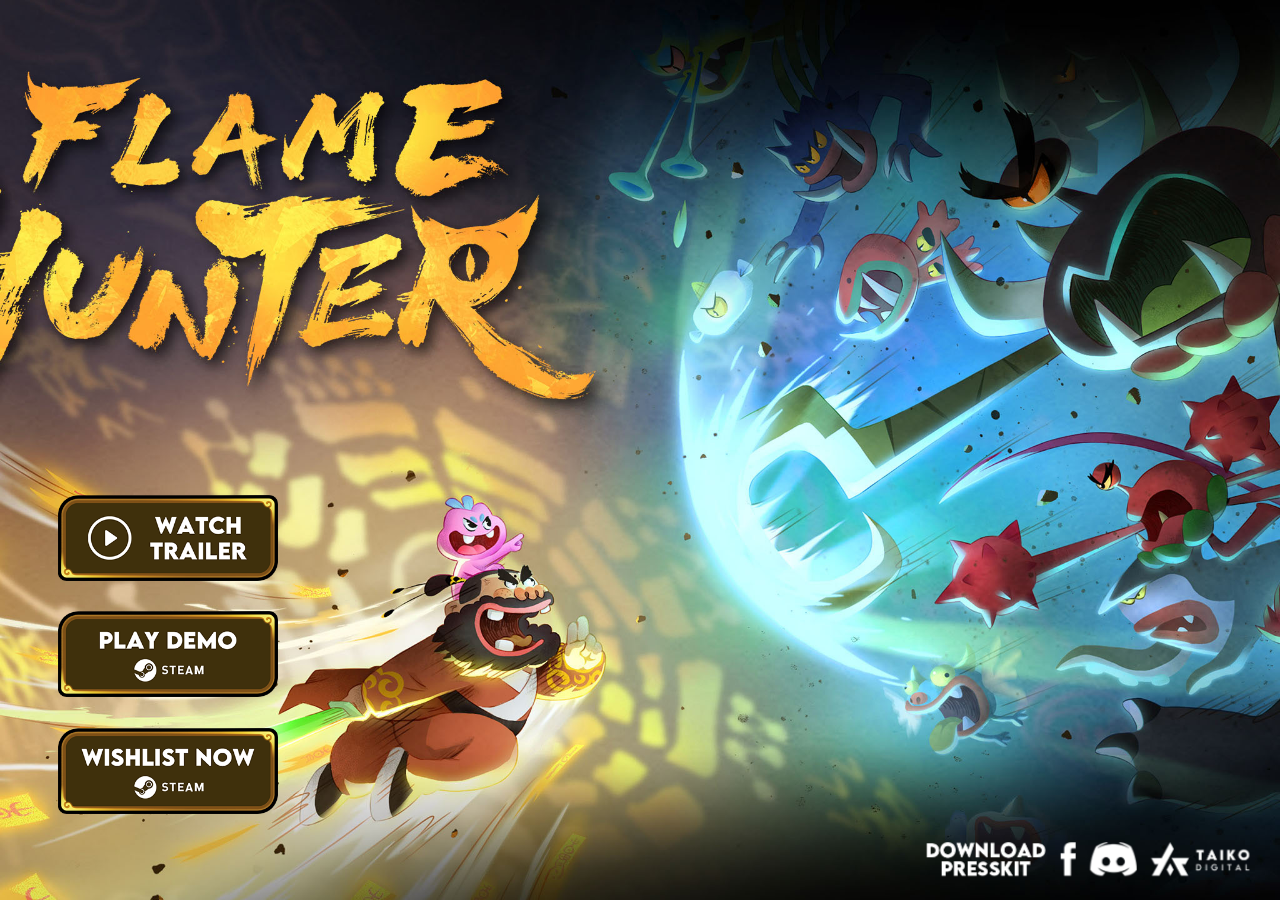
<file: index.html>
<!doctype html>
<html lang="en" data-lang="en" data-build="20260827-1443">
  <head>
    <meta charset="UTF-8" />
    <meta name="viewport" content="width=device-width, initial-scale=1.0" />
    <meta
      name="description"
      content="Flame Hunter Zhong Kui official teaser page."
    />
    <meta name="build-version" content="20260827-1443" />
    <link
      rel="icon"
      type="image/png"
      sizes="256x256"
      href="./assets/ZK_icon_256.png?v=20260827-1443"
    />
    <title>Flame Hunter Zhong Kui</title>
    <link
      rel="preload"
      href="./assets/background.jpg?v=20260827-1443"
      as="image"
    />
    <link
      rel="preload"
      href="./assets/watchTrailer_button.png?v=20260827-1443"
      as="image"
    />
    <link
      rel="preload"
      href="./assets/playDemo_button.png?v=20260827-1443"
      as="image"
    />
    <link
      rel="preload"
      href="./assets/wishlistNow_button.png?v=20260827-1443"
      as="image"
    />
    <link
      rel="preload"
      href="./assets/downloadPresskit_button.png?v=20260827-1443"
      as="image"
    />
    <link
      rel="preload"
      href="./assets/facebook_button.png?v=20260827-1443"
      as="image"
    />
    <link
      rel="preload"
      href="./assets/discord_button.png?v=20260827-1443"
      as="image"
    />
    <link
      rel="preload"
      href="./assets/taiko_digital_logo.png?v=20260827-1443"
      as="image"
    />
    <link rel="stylesheet" href="./styles.css?v=20260827-1443" />
  </head>
  <body>
    <main class="site-shell" aria-label="Flame Hunter Zhong Kui official website">
      <img
        class="scene-layer"
        src="./assets/background.jpg?v=20260827-1443"
        alt=""
        data-scene-measure
        data-required-asset
      />
      <div class="action-buttons" aria-label="Flame Hunter Zhong Kui action buttons">
        <a
          class="action-button watchTrailer-button"
          href="https://store.steampowered.com/app/4693180/Flame_Hunter_Zhong_Kui_Demo/"
          target="_blank"
          rel="noopener noreferrer"
          aria-label="Watch Flame Hunter Zhong Kui trailer"
        >
          <img
            class="watchTrailer-bg"
            src="./assets/watchTrailer_button.png?v=20260827-1443"
            alt=""
            data-required-asset
          />
        </a>
        <a
          class="action-button playDemo-button"
          href="https://store.steampowered.com/app/4693180/?utm_source=playflamehunter.com&utm_medium=organic&utm_campaign=homepage&utm_content=demo_btn"
          target="_blank"
          rel="noopener noreferrer"
          aria-label="Play Flame Hunter Zhong Kui Demo"
        >
          <img
            class="playDemo-bg"
            src="./assets/playDemo_button.png?v=20260827-1443"
            alt=""
            data-required-asset
          />
        </a>
        <a
          class="action-button wishlistNow-button"
          href="https://store.steampowered.com/app/4550140/?utm_source=playflamehunter.com&utm_medium=organic&utm_campaign=homepage&utm_content=wishlist_btn"
          target="_blank"
          rel="noopener noreferrer"
          aria-label="Add Flame Hunter Zhong Kui to your wishlist"
        >
          <img
            class="wishlistNow-bg"
            src="./assets/wishlistNow_button.png?v=20260827-1443"
            alt=""
            data-required-asset
          />
        </a>
      </div>
      <div class="social-buttons" aria-label="Flame Hunter Zhong Kui Official links">
        <a
          class="social-button downloadPresskit-button"
          href="https://drive.google.com/drive/folders/1JdQYZzprthYl7YASOOkZ1-CvYecEozey?usp=sharing"
          target="_blank"
          rel="noopener noreferrer"
          aria-label="Download Flame Hunter Zhong Kui Presskit"
        >
          <img
            class="downloadPresskit-bg"
            src="./assets/downloadPresskit_button.png?v=20260827-1443"
            alt=""
            data-required-asset
          />
        </a>
        <a
          class="social-button facebook-button"
          href="https://www.facebook.com/people/Flame-Hunter/61592782141359/"
          target="_blank"
          rel="noopener noreferrer"
          aria-label="Flame Hunter Zhong Kui Official Facebook"
        >
          <img
            class="facebook-bg"
            src="./assets/facebook_button.png?v=20260827-1443"
            alt=""
            data-required-asset
          />
        </a>
        <a
          class="social-button discord-button"
          href="https://discord.gg/t8EFMxpQ7"
          target="_blank"
          rel="noopener noreferrer"
          aria-label="Flame Hunter Zhong Kui Official Discord"
        >
          <img
            class="discord-bg"
            src="./assets/discord_button.png?v=20260827-1443"
            alt=""
            data-required-asset
          />
        </a>
        <a
          class="social-button taiko-button"
          href="mailto:media@taikodigital.com"
          target="_blank"
          rel="noopener noreferrer"
          aria-label="Email Taiko Digital"
        >
          <img
            class="discord-bg"
            src="./assets/taiko_digital_logo.png?v=20260827-1443"
            alt=""
            data-required-asset
          />
        </a>
      </div>

      <dialog class="trailer-dialog" aria-labelledby="trailer-dialog-title">
        <div class="trailer-dialog-content">
          <h2 id="trailer-dialog-title" class="visually-hidden">Watch trailer</h2>
          <button class="trailer-dialog-close" type="button" aria-label="Close trailer">
            <span aria-hidden="true">&times;</span>
          </button>
          <video class="trailer-video" controls autoplay loop muted playsinline preload="auto">
            <source src="./videos/landing_page.mp4" type="video/mp4" />
            Your browser does not support the video tag.
          </video>
        </div>
      </dialog>

      <p class="asset-warning" role="status">
        Asset file loading failed.
      </p>
    </main>

    <script src="./script.js?v=20260827-1443"></script>
  </body>
</html>
</file>
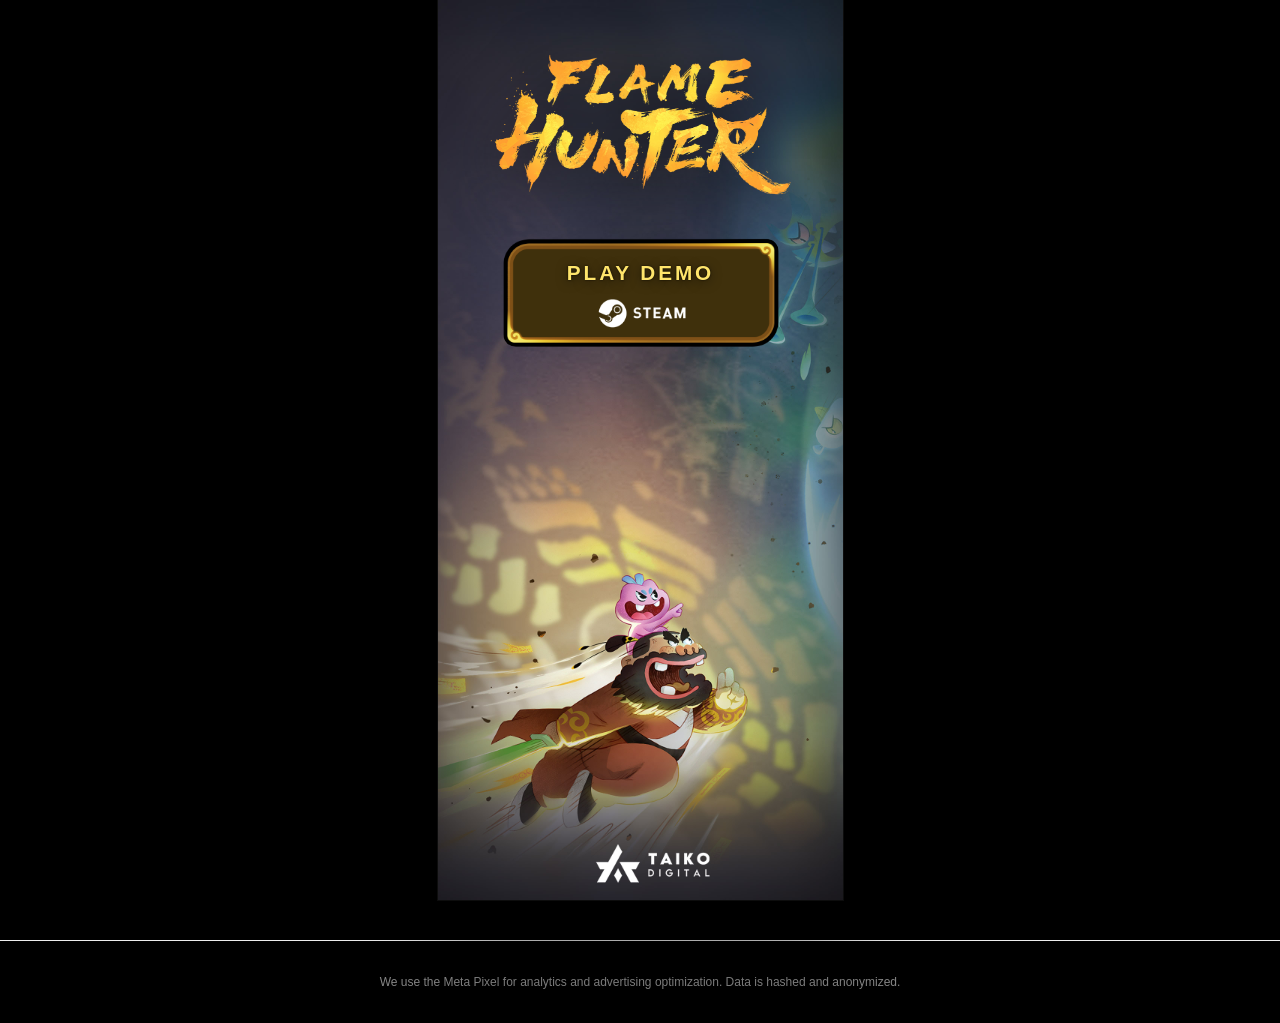
<file: demo/index.html>
<!doctype html>
<html lang="en" data-lang="en" data-build="20260902-1431">
  <head>
    <meta charset="UTF-8" />
    <meta name="viewport" content="width=device-width, initial-scale=1.0" />
    <meta
      name="description"
      content="Flame Hunter Zhong Kui official teaser page."
    />
    <meta name="build-version" content="20260902-1431" />
    <link
      rel="icon"
      type="image/png"
      sizes="256x256"
      href="../assets/ZK_icon_256.png?v=20260827-1443"
    />
    <title>Flame Hunter Zhong Kui</title>
    <link
      rel="preload"
      href="../assets/steam/weBg_mobile.jpg?v=20260902-1431"
      as="image"
    />
    <link
      rel="preload"
      href="../assets/steam/webGameTitle_mobile.png?v=20260902-1431"
      as="image"
    />
    <link
      rel="preload"
      href="../assets/steam/webButton_mobile.png?v=20260902-1431"
      as="image"
    />
    <link rel="stylesheet" href="./styles.css?v=20260902-1431" />

    <!-- 默认隐藏警告 -->
    <style>
      .asset-warning {
        display: none;
      }
    </style>

    <!-- Meta Pixel Code -->
    <script>
    !function(f,b,e,v,n,t,s)
    {if(f.fbq)return;n=f.fbq=function(){n.callMethod?
    n.callMethod.apply(n,arguments):n.queue.push(arguments)};
    if(!f._fbq)f._fbq=n;n.push=n;n.loaded=!0;n.version='2.0';
    n.queue=[];t=b.createElement(e);t.async=!0;
    t.src=v;s=b.getElementsByTagName(e)[0];
    s.parentNode.insertBefore(t,s)}(window, document,'script',
    'https://connect.facebook.net/en_US/fbevents.js');
    fbq('init', '2148431389441757');
    fbq('track', 'PageView');
    </script>
    <noscript><img height="1" width="1" style="display:none"
    src="https://www.facebook.com/tr?id=2148431389441757&ev=PageView&noscript=1"
    /></noscript>
    <!-- End Meta Pixel Code -->

    <!-- ===== 自动语言检测 + 加载 JSON 翻译 ===== -->
    <script>
      (function() {
        // 1. 获取浏览器语言列表（按优先级排序）
        const browserLanguages = navigator.languages || [navigator.language || 'en'];
        
        // 2. 定义精确匹配映射：浏览器语言代码 → 我们的语言文件夹名
        const exactMatchMap = {
          'zh-TW': 'zh-TW',
          'zh-HK': 'zh-HK',
          'zh-CN': 'zh-CN',
          'zh': 'zh-CN',           // 未指定地区的中文 → 简体
          'ko': 'ko',
          'ja': 'ja',
          'pl': 'pl',
          'pt-BR': 'pt-BR',
          'pt': 'pt-BR',           // 未指定地区的葡萄牙语 → 巴西
          'es-MX': 'es-MX',
          'es-ES': 'es-ES',
          'es': 'es-ES',           // 未指定地区的西班牙语 → 西班牙
          'tr': 'tr',
          'id': 'id',
          'tl': 'tl',
          'fil': 'tl',             // 菲律宾语 → 他加禄语
          'ro': 'ro',
          'en-SG': 'en',
          'en': 'en',
        };

        // 3. 匹配最佳语言
        let targetLang = 'en'; // 默认英语（兜底）
        
        for (const browserLang of browserLanguages) {
          // 提取主要语言代码（如 'zh-TW' → 'zh'）
          const primaryLang = browserLang.split('-')[0].toLowerCase();
          
          // 先尝试精确匹配
          if (exactMatchMap[browserLang]) {
            targetLang = exactMatchMap[browserLang];
            break;
          }
          
          // 再尝试主要语言匹配
          if (exactMatchMap[primaryLang]) {
            targetLang = exactMatchMap[primaryLang];
            break;
          }
          
          // 如果浏览器语言是 'en-US' 但不在 map 中，直接设置为 en
          if (primaryLang === 'en') {
            targetLang = 'en';
            break;
          }
        }

        // 4. 设置 html 的 data-lang 属性
        const langAttr = targetLang === 'zh-CN' ? 'zh' : 
                         targetLang === 'zh-TW' || targetLang === 'zh-HK' ? 'zh' :
                         targetLang;
        document.documentElement.setAttribute('data-lang', langAttr);

        // 5. 加载对应的 JSON 翻译文件
        const langFile = '/locales/' + targetLang + '.json';
        
        fetch(langFile)
          .then(res => {
            if (!res.ok) throw new Error('Failed to load: ' + langFile);
            return res.json();
          })
          .then(translations => {
            const playDemoEl = document.querySelector('.play-demo-text');
            if (playDemoEl && translations.playDemo) {
              playDemoEl.textContent = translations.playDemo;
            }
            const footerEl = document.querySelector('.footer-disclaimer p');
            if (footerEl && translations.footer_text) {
              footerEl.textContent = translations.footer_text;
            }
            if (translations.page_title) {
              document.title = translations.page_title;
            }
          })
          .catch(err => {
            console.warn('Language file load failed:', err);
            // 降级方案：使用英文硬编码
            const playDemoEl = document.querySelector('.play-demo-text');
            if (playDemoEl) playDemoEl.textContent = 'PLAY DEMO';
            const footerEl = document.querySelector('.footer-disclaimer p');
            if (footerEl) footerEl.textContent = 'We use the Meta Pixel for analytics and advertising optimization. Data is hashed and anonymized.';
          });
      })();
    </script>
    <!-- ===== 自动语言检测结束 ===== -->

  </head>
  <body>
    <main class="site-shell" aria-label="Flame Hunter Zhong Kui official website">
      <img
        class="scene-bg"
        src="../assets/steam/weBg_mobile.jpg?v=20260902-1431"
        alt=""
        data-required-asset
      />

      <section class="hero-content" aria-label="Flame Hunter Zhong Kui">
        <img
          class="game-title"
          src="../assets/steam/webGameTitle_mobile.png?v=20260902-1431"
          alt="Flame Hunter Zhong Kui"
          data-required-asset
        />

        <a
          class="play-demo-button"
          href="#"
          rel="noopener noreferrer"
          aria-label="Play Flame Hunter Zhong Kui Demo on Steam"
          onclick="fbq('track', 'Lead', {content_name: 'Steam_Demo_Click'}); setTimeout(function(){ 
              var params = window.location.search; 
              window.location.href='https://store.steampowered.com/app/4693180/' + params; 
          }, 300); return false;"
        >
          <img
            class="play-demo-bg"
            src="../assets/steam/webButton_mobile.png?v=20260902-1431"
            alt=""
            data-required-asset
          />
          <span class="play-demo-text" aria-hidden="true">PLAY DEMO NOW</span>
        </a>
        <video height="154" autoplay loop muted playsinline preload="auto">
          <source src="/videos/landing_page.mp4" type="video/mp4">
          Your browser does not support the video tag. Please upgrade your browser.
        </video>
      </section>

      <p class="asset-warning" role="status">
        Asset files are not loaded. Please place the required images in the assets directory and refresh.
      </p>
    </main>

    <!-- ===== 底部声明（由 JS 填充） ===== -->
    <div class="footer-disclaimer">
      <p>We use the Meta Pixel for analytics and advertising optimization. Data is hashed and anonymized.</p>
    </div>

    <script src="./script.js?v=20260902-1431"></script>
  </body>
</html>
</file>
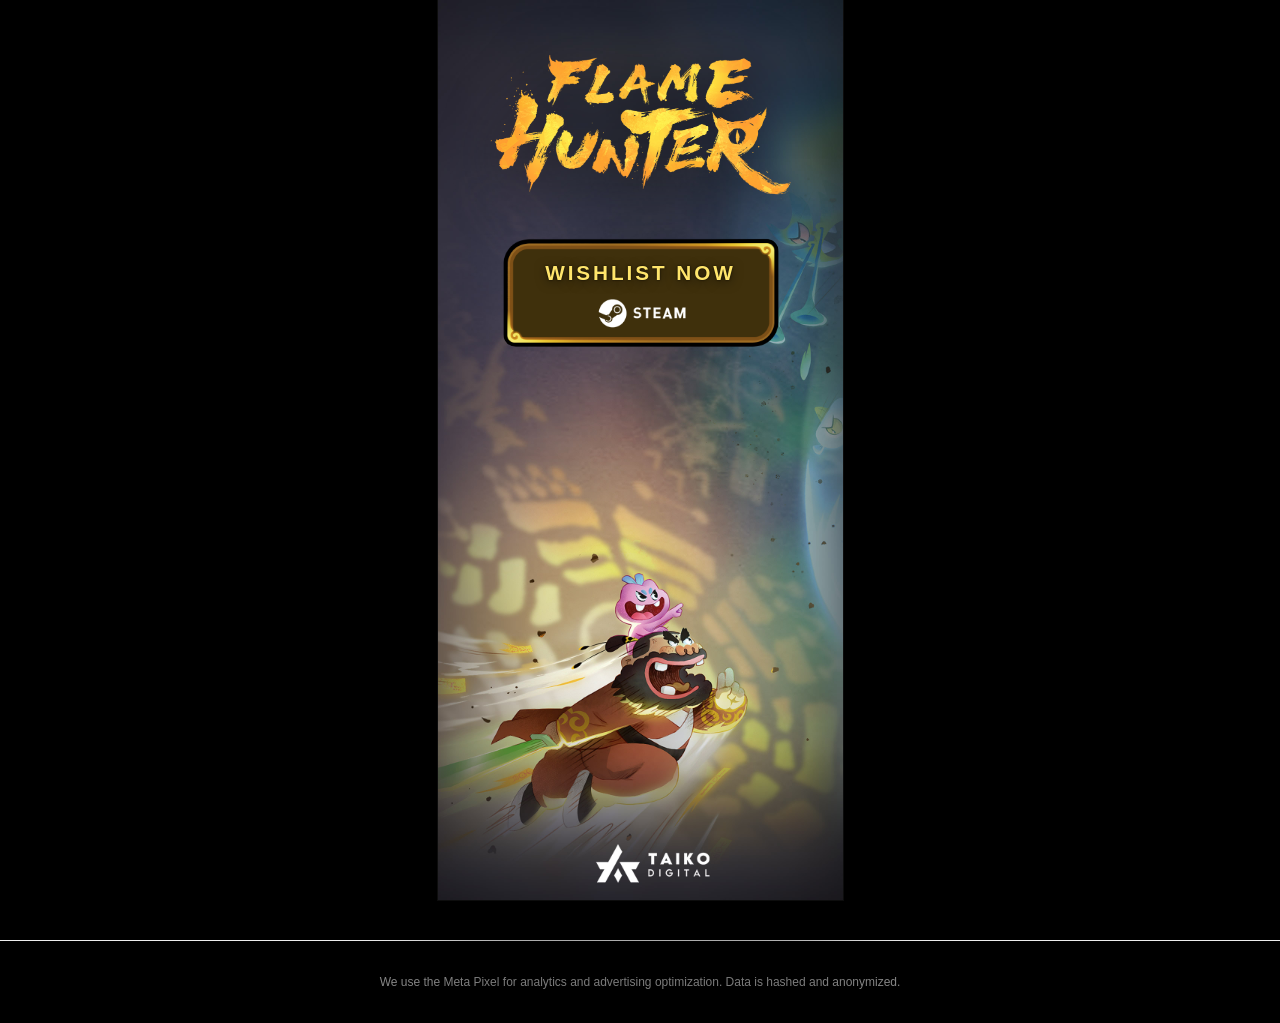
<file: steam/index.html>
<!doctype html>
<html lang="en" data-lang="en" data-build="20260813-1937">
  <head>
    <meta charset="UTF-8" />
    <meta name="viewport" content="width=device-width, initial-scale=1.0" />
    <meta
      name="description"
      content="Flame Hunter Zhong Kui official teaser page."
    />
    <meta name="build-version" content="20260813-1937" />
    <link
      rel="preload"
      href="../assets/steam/weBg_mobile.jpg?v=20260813-1937"
      as="image"
    />
    <link
      rel="preload"
      href="../assets/steam/webGameTitle_mobile.png?v=20260813-1937"
      as="image"
    />
    <link
      rel="preload"
      href="../assets/steam/webButton_mobile.png?v=20260813-1937"
      as="image"
    />
    <link rel="stylesheet" href="./styles.css?v=20260813-1937" />

    <!-- 默认隐藏警告 -->
    <style>
      .asset-warning {
        display: none;
      }
    </style>

    <!-- Meta Pixel Code -->
    <script>
    !function(f,b,e,v,n,t,s)
    {if(f.fbq)return;n=f.fbq=function(){n.callMethod?
    n.callMethod.apply(n,arguments):n.queue.push(arguments)};
    if(!f._fbq)f._fbq=n;n.push=n;n.loaded=!0;n.version='2.0';
    n.queue=[];t=b.createElement(e);t.async=!0;
    t.src=v;s=b.getElementsByTagName(e)[0];
    s.parentNode.insertBefore(t,s)}(window, document,'script',
    'https://connect.facebook.net/en_US/fbevents.js');
    fbq('init', '2148431389441757');
    fbq('track', 'PageView');
    </script>
    <noscript><img height="1" width="1" style="display:none"
    src="https://www.facebook.com/tr?id=2148431389441757&ev=PageView&noscript=1"
    /></noscript>
    <!-- End Meta Pixel Code -->

    <!-- ===== 自动语言检测 + 加载 JSON 翻译 ===== -->
    <script>
      (function() {
        // 1. 获取浏览器语言列表（按优先级排序）
        const browserLanguages = navigator.languages || [navigator.language || 'en'];
        
        // 2. 定义精确匹配映射：浏览器语言代码 → 我们的语言文件夹名
        const exactMatchMap = {
          'zh-TW': 'zh-TW',
          'zh-HK': 'zh-HK',
          'zh-CN': 'zh-CN',
          'zh': 'zh-CN',           // 未指定地区的中文 → 简体
          'ko': 'ko',
          'ja': 'ja',
          'pl': 'pl',
          'pt-BR': 'pt-BR',
          'pt': 'pt-BR',           // 未指定地区的葡萄牙语 → 巴西
          'es-MX': 'es-MX',
          'es-ES': 'es-ES',
          'es': 'es-ES',           // 未指定地区的西班牙语 → 西班牙
          'tr': 'tr',
          'id': 'id',
          'tl': 'tl',
          'fil': 'tl',             // 菲律宾语 → 他加禄语
          'ro': 'ro',
          'en-SG': 'en',
          'en': 'en',
        };

        // 3. 匹配最佳语言
        let targetLang = 'en'; // 默认英语（兜底）
        
        for (const browserLang of browserLanguages) {
          // 提取主要语言代码（如 'zh-TW' → 'zh'）
          const primaryLang = browserLang.split('-')[0].toLowerCase();
          
          // 先尝试精确匹配
          if (exactMatchMap[browserLang]) {
            targetLang = exactMatchMap[browserLang];
            break;
          }
          
          // 再尝试主要语言匹配
          if (exactMatchMap[primaryLang]) {
            targetLang = exactMatchMap[primaryLang];
            break;
          }
          
          // 如果浏览器语言是 'en-US' 但不在 map 中，直接设置为 en
          if (primaryLang === 'en') {
            targetLang = 'en';
            break;
          }
        }

        // 4. 设置 html 的 data-lang 属性
        const langAttr = targetLang === 'zh-CN' ? 'zh' : 
                         targetLang === 'zh-TW' || targetLang === 'zh-HK' ? 'zh' :
                         targetLang;
        document.documentElement.setAttribute('data-lang', langAttr);

        // 5. 加载对应的 JSON 翻译文件
        const langFile = '/locales/' + targetLang + '.json';
        
        fetch(langFile)
          .then(res => {
            if (!res.ok) throw new Error('Failed to load: ' + langFile);
            return res.json();
          })
          .then(translations => {
            const wishlistEl = document.querySelector('.wishlist-text');
            if (wishlistEl && translations.wishlist) {
              wishlistEl.textContent = translations.wishlist;
            }
            const footerEl = document.querySelector('.footer-disclaimer p');
            if (footerEl && translations.footer_text) {
              footerEl.textContent = translations.footer_text;
            }
            if (translations.page_title) {
              document.title = translations.page_title;
            }
          })
          .catch(err => {
            console.warn('Language file load failed:', err);
            // 降级方案：使用英文硬编码
            const wishlistEl = document.querySelector('.wishlist-text');
            if (wishlistEl) wishlistEl.textContent = 'WISHLIST NOW';
            const footerEl = document.querySelector('.footer-disclaimer p');
            if (footerEl) footerEl.textContent = 'We use the Meta Pixel for analytics and advertising optimization. Data is hashed and anonymized.';
          });
      })();
    </script>
    <!-- ===== 自动语言检测结束 ===== -->

  </head>
  <body>
    <main class="site-shell" aria-label="Flame Hunter Zhong Kui official website">
      <img
        class="scene-bg"
        src="../assets/steam/weBg_mobile.jpg?v=20260813-1937"
        alt=""
        data-required-asset
      />

      <section class="hero-content" aria-label="Flame Hunter Zhong Kui">
        <img
          class="game-title"
          src="../assets/steam/webGameTitle_mobile.png?v=20260813-1937"
          alt="Flame Hunter Zhong Kui"
          data-required-asset
        />

        <a
          class="wishlist-button"
          href="#"
          rel="noopener noreferrer"
          aria-label="Wishlist Flame Hunter Zhong Kui on Steam"
          onclick="fbq('track', 'Lead', {content_name: 'Steam_Button_Click'}); setTimeout(function(){ 
              var params = window.location.search; 
              window.location.href='https://store.steampowered.com/app/4550140/beetle' + params; 
          }, 300); return false;"
        >
          <img
            class="wishlist-bg"
            src="../assets/steam/webButton_mobile.png?v=20260813-1937"
            alt=""
            data-required-asset
          />
          <span class="wishlist-text" aria-hidden="true">WISHLIST NOW</span>
        </a>
        <video height="154" autoplay loop muted playsinline preload="auto">
          <source src="/videos/landing_page.mp4" type="video/mp4">
          Your browser does not support the video tag. Please upgrade your browser.
        </video>
      </section>

      <p class="asset-warning" role="status">
        Asset files are not loaded. Please place the required images in the assets directory and refresh.
      </p>
    </main>

    <!-- ===== 底部声明（由 JS 填充） ===== -->
    <div class="footer-disclaimer">
      <p>We use the Meta Pixel for analytics and advertising optimization. Data is hashed and anonymized.</p>
    </div>

    <script src="./script.js?v=20260813-1937"></script>
  </body>
</html>
</file>
<file: styles.css>
:root {
  color-scheme: dark;
  --control-bg: rgba(7, 10, 14, 0.62);
  --control-border: rgba(255, 230, 142, 0.28);
  --control-active: #ffd21f;
  --control-text: #f8f1d7;
  --scene-content-left: 0px;
  --scene-content-top: 0px;
  --scene-content-width: 100%;
  --scene-content-height: 100%;
  --scene-hotspot-left: 0px;
  --scene-hotspot-top: 0px;
  --scene-hotspot-width: 0px;
  --scene-hotspot-height: 0px;
}

* {
  box-sizing: border-box;
}

html,
body {
  width: 100%;
  min-width: 320px;
  min-height: 100%;
  margin: 0;
}

body {
  min-height: 100svh;
  overflow-x: hidden;
  overflow-y: auto;
  background: #07090c;
  color: var(--control-text);
  font-family:
    Inter,
    "Segoe UI",
    "Microsoft YaHei",
    Arial,
    sans-serif;
}

button {
  font: inherit;
}

.site-shell {
  position: relative;
  width: 100%;
  min-height: 100svh;
  height: 100svh;
  overflow: hidden;
  isolation: isolate;
  background:
    radial-gradient(circle at 72% 36%, rgba(61, 201, 229, 0.28), transparent 34%),
    linear-gradient(110deg, #251f27 0%, #2b3944 48%, #071018 100%);
}

@supports (height: 100dvh) {
  body,
  .site-shell {
    min-height: 100dvh;
  }

  .site-shell {
    height: 100dvh;
  }
}

.site-shell::before {
  content: "";
  position: absolute;
  z-index: -1;
  inset: -32px;
  background: url("./assets/background.jpg") center / cover no-repeat;
  filter: blur(18px) saturate(1.08);
  opacity: 0.48;
  transform: scale(1.04);
  pointer-events: none;
}

/* ---------- Background ---------- */

.scene-layer {
  z-index: 0;
  position: absolute;
  inset: 0;
  width: 100%;
  height: 100%;
  max-width: none;
  max-height: none;
  object-fit: cover;
  object-position: center;
  pointer-events: none;
  user-select: none;
  -webkit-user-drag: none;
  --parallax-x: 0px;
  --parallax-y: 0px;
  --float-x: -8px;
  --float-y: 6px;
  --float-x-alt: 3px;
  --float-y-alt: -2px;
  --float-scale: 1.008;
  --float-duration: 14s;
  --float-rotate: 0deg;
  --float-rotate-alt: 0deg;
  will-change: transform;
}

.action-buttons {
  position: fixed;
  left: max(16px, 4.5vw, env(safe-area-inset-left));
  bottom: max(16px, 9.6vh, env(safe-area-inset-bottom));
  z-index: 20;
  display: flex;
  flex-direction: column;   /* 竖排 */
  align-items: center;
  gap: clamp(12px, 2.35vw, 60px); /* 按钮之间的间距 */
  width: clamp(220px, 14.6vw, 375px);
}

.action-button {
  display: block;
  width: 100%;
  line-height: 0;
  cursor: pointer;
  transition: transform 180ms ease, filter 180ms ease;
}

.action-button:hover {
  transform: translateY(-2px);
  filter: brightness(1.08);
}

.action-button img {
  display: block;
  width: 100%;
  height: auto;
}

.social-buttons {
  position: fixed;
  right: max(28px, 2.4vw, env(safe-area-inset-right));
  bottom: max(24px, 2.4vh, env(safe-area-inset-bottom));
  display: flex;
  flex-direction: row;      /* 横排 */
  align-items: flex-end;
  gap: clamp(12px, 2.3vw, 60px);
  z-index: 20;
  transform: scale(0.5);
  transform-origin: bottom right;
}

.social-button {
  position: relative;
  display: block;
  width: auto;
  flex: 0 0 auto;
  line-height: 0;
  text-decoration: none;
  touch-action: manipulation;
  -webkit-tap-highlight-color: transparent;
  transition:
    transform 180ms ease,
    filter 180ms ease;
}

.social-button:hover {
  transform: translateY(-2px);
  filter: brightness(1.06);
}

.social-button img {
  display: block;
  width: auto;
  height: clamp(42px, 5.2vw, 76px);
  max-width: none;
}

.wishlist-bg {
  display: block;
  width: 100%;
  height: auto;
  border-radius: inherit;
}

.wishlist-text {
  position: absolute;
  left: 50%;
  top: 32%;
  transform: translate(-50%, -50%);
  width: 92%;
  text-align: center;
  white-space: nowrap;
  font-size: 18px;
  font-weight: 900;
  letter-spacing: 0.14em;
  color: #ffe56b;
  text-shadow:
    0 2px 10px rgba(0, 0, 0, 0.55),
    0 0 2px rgba(0, 0, 0, 0.85);
  pointer-events: none;
}

.trailer-dialog {
  width: min(92vw, 1280px);
  max-width: none;
  padding: 0;
  border: 1px solid rgba(255, 230, 142, 0.5);
  background: #050608;
  color: var(--control-text);
  box-shadow: 0 24px 80px rgba(0, 0, 0, 0.7);
}

.trailer-dialog::backdrop {
  background: rgba(0, 0, 0, 0.82);
  backdrop-filter: blur(5px);
}

.trailer-dialog-content {
  position: relative;
  padding: clamp(8px, 1.2vw, 18px);
}

.trailer-video {
  display: block;
  width: 100%;
  max-height: 82vh;
  background: #000;
}

.trailer-dialog-close {
  position: absolute;
  z-index: 1;
  top: 12px;
  right: 12px;
  display: grid;
  width: 38px;
  height: 38px;
  padding: 0;
  place-items: center;
  border: 1px solid rgba(255, 255, 255, 0.7);
  border-radius: 50%;
  background: rgba(0, 0, 0, 0.72);
  color: #fff;
  font-size: 28px;
  line-height: 1;
  cursor: pointer;
}

.trailer-dialog-close:hover {
  background: rgba(255, 211, 31, 0.85);
  color: #17100a;
}

.visually-hidden {
  position: absolute;
  width: 1px;
  height: 1px;
  padding: 0;
  overflow: hidden;
  clip: rect(0, 0, 0, 0);
  white-space: nowrap;
  border: 0;
}

/* ---------- Localized text ---------- */

.localized-text {
  display: none;
}

html[data-lang="zh"] .localized-text[data-lang="zh"],
html[data-lang="en"] .localized-text[data-lang="en"] {
  display: inline;
}

/* ---------- Asset warning ---------- */

.asset-warning {
  position: fixed;
  z-index: 13;
  left: max(18px, env(safe-area-inset-left));
  bottom: max(18px, env(safe-area-inset-bottom));
  display: none;
  max-width: min(520px, calc(100vw - 36px));
  margin: 0;
  padding: 10px 12px;
  border: 1px solid rgba(255, 221, 87, 0.36);
  border-radius: 8px;
  background: rgba(0, 0, 0, 0.68);
  color: #fff2b5;
  font-size: 13px;
  line-height: 1.55;
  backdrop-filter: blur(10px);
}

.has-missing-assets .asset-warning {
  display: block;
}

/* ---------- Responsive ---------- */

@media (max-width: 760px) {
  /* Narrow screens: fill the width, height follows the 9:20 ratio
     (may exceed the viewport and scroll). */
  .site-shell {
    width: 100%;
    box-shadow: none;
  }
}

/* Landscape short screens (e.g. phones held sideways): fall back to
   full-bleed so the stage never collapses to a tiny strip. */
@media (orientation: landscape) and (max-height: 560px) {
  .site-shell {
    width: 100%;
    max-width: none;
    aspect-ratio: auto;
    box-shadow: none;
  }
}

@media (prefers-reduced-motion: reduce) {
  *,
  *::before,
  *::after {
    animation-duration: 1ms !important;
    animation-iteration-count: 1 !important;
    scroll-behavior: auto !important;
    transition-duration: 1ms !important;
  }
}
</file>
<file: demo/styles.css>
:root {
  color-scheme: dark;
  --control-bg: rgba(7, 10, 14, 0.62);
  --control-border: rgba(255, 230, 142, 0.28);
  --control-active: #ffd21f;
  --control-text: #f8f1d7;
}

* {
  box-sizing: border-box;
}

html,
body {
  width: 100%;
  min-width: 320px;
  min-height: 100%;
  margin: 0;
}

body {
  min-height: 100svh;
  overflow-x: hidden;
  overflow-y: auto;
  background: #000;
  color: var(--control-text);
  font-family:
    Inter,
    "Segoe UI",
    "Microsoft YaHei",
    Arial,
    sans-serif;
}

button {
  font: inherit;
}

video {
    margin-top: 25px;
}

/* ---------- Phone-ratio stage ----------
   The stage keeps a 9:20 (phone) portrait ratio. On wide screens its width
   is capped at 45dvh so the stage is exactly one viewport tall; the image
   scales up uniformly with it. On narrow screens it fills the width and the
   height follows the image ratio, so the page can scroll. */

.site-shell {
  position: relative;
  width: min(100vw, 45vh);
  width: min(100vw, 45dvh);
  min-height: 100svh;
  aspect-ratio: 9 / 20;
  margin-inline: auto;
  overflow: hidden;
  isolation: isolate;
  background: #07090c;
  box-shadow:
    0 0 0 1px rgba(255, 255, 255, 0.05),
    0 40px 90px rgba(0, 0, 0, 0.55);
}

@supports (height: 100dvh) {
  body,
  .site-shell {
    min-height: 100dvh;
  }
}

/* ---------- Background ---------- */

.scene-bg {
  position: absolute;
  z-index: 0;
  inset: 0;
  width: 100%;
  height: 100%;
  object-fit: contain;
  object-position: center;
  pointer-events: none;
  user-select: none;
  -webkit-user-drag: none;
}

.footer-disclaimer {
    text-align: center;           /* 文字居中 */
    font-size: 12px;              /* 小号字体 */
    color: #888;                  /* 灰色，不那么显眼 */
    padding: 20px 10px;           /* 上下内边距20px，左右10px */
    border-top: 1px solid #eee;   /* 可选：顶部加一条浅色分割线 */
    margin-top: 40px;             /* 与上方内容保持距离 */
    font-family: Arial, sans-serif; /* 字体 */
    line-height: 1.5;             /* 行高，让文字不拥挤 */
}

/* ---------- Hero content ----------
   Designed at a fixed 390x866.7 (logical px) base; script.js scales the
   whole layer uniformly to the actual image area, so every element
   (title, button, text, spacing) grows together in proportion. */

.hero-content {
  position: absolute;
  z-index: 1;
  left: 0;
  top: 0;
  width: 390px;
  height: 866.7px;
  display: flex;
  flex-direction: column;
  align-items: center;
  justify-content: flex-start;
  padding: calc(40px + env(safe-area-inset-top)) 20px 0;
  transform-origin: top left;
}

.game-title {
  width: 300px;
  max-width: 100%;
  height: auto;
  pointer-events: none;
  user-select: none;
  -webkit-user-drag: none;
  filter: drop-shadow(0 12px 28px rgba(0, 0, 0, 0.5));
}

.play-demo-button {
  position: relative;
  display: block;
  width: 265px;
  max-width: 100%;
  margin-top: 30px;
  border-radius: 12px;
  text-decoration: none;
  touch-action: manipulation;
  -webkit-tap-highlight-color: transparent;
  transition:
    transform 180ms ease,
    filter 180ms ease;
}

.play-demo-button:hover {
  transform: translateY(-2px);
  filter: brightness(1.06);
}

.play-demo-button:active {
  transform: translateY(0) scale(0.99);
}

.play-demo-button:focus-visible {
  outline: 2px solid #ffe56b;
  outline-offset: 4px;
}

.play-demo-bg {
  display: block;
  width: 100%;
  height: auto;
  border-radius: inherit;
}

.play-demo-text {
  position: absolute;
  left: 50%;
  top: 32%;
  transform: translate(-50%, -50%);
  width: 92%;
  text-align: center;
  white-space: nowrap;
  font-size: clamp(12px, 2.5vw, 20px);  /* 最小12px，优选2.5vw，最大20px */
  font-weight: 900;
  letter-spacing: 0.14em;
  color: #ffe56b;
  text-shadow:
    0 2px 10px rgba(0, 0, 0, 0.55),
    0 0 2px rgba(0, 0, 0, 0.85);
  pointer-events: none;
}

/* ---------- Localized text ---------- */

.localized-text {
  display: none;
}

html[data-lang="zh"] .localized-text[data-lang="zh"],
html[data-lang="en"] .localized-text[data-lang="en"] {
  display: inline;
}

/* ---------- Asset warning ---------- */

.asset-warning {
  position: fixed;
  z-index: 13;
  left: max(18px, env(safe-area-inset-left));
  bottom: max(18px, env(safe-area-inset-bottom));
  display: none;
  max-width: min(520px, calc(100vw - 36px));
  margin: 0;
  padding: 10px 12px;
  border: 1px solid rgba(255, 221, 87, 0.36);
  border-radius: 8px;
  background: rgba(0, 0, 0, 0.68);
  color: #fff2b5;
  font-size: 13px;
  line-height: 1.55;
  backdrop-filter: blur(10px);
}

.has-missing-assets .asset-warning {
  display: block;
}

/* ---------- Responsive ---------- */

@media (max-width: 760px) {
  /* Narrow screens: fill the width, height follows the 9:20 ratio
     (may exceed the viewport and scroll). */
  .site-shell {
    width: 100%;
    box-shadow: none;
  }

  .site-header {
    top: max(12px, env(safe-area-inset-top));
    right: max(12px, env(safe-area-inset-right));
  }

  .language-button {
    min-width: 40px;
    min-height: 34px;
    font-size: 13px;
  }
}

/* Landscape short screens (e.g. phones held sideways): fall back to
   full-bleed so the stage never collapses to a tiny strip. */
@media (orientation: landscape) and (max-height: 560px) {
  .site-shell {
    width: 100%;
    max-width: none;
    aspect-ratio: auto;
    box-shadow: none;
  }
}

@media (prefers-reduced-motion: reduce) {
  *,
  *::before,
  *::after {
    animation-duration: 1ms !important;
    animation-iteration-count: 1 !important;
    scroll-behavior: auto !important;
    transition-duration: 1ms !important;
  }
}
</file>
<file: steam/styles.css>
:root {
  color-scheme: dark;
  --control-bg: rgba(7, 10, 14, 0.62);
  --control-border: rgba(255, 230, 142, 0.28);
  --control-active: #ffd21f;
  --control-text: #f8f1d7;
}

* {
  box-sizing: border-box;
}

html,
body {
  width: 100%;
  min-width: 320px;
  min-height: 100%;
  margin: 0;
}

body {
  min-height: 100svh;
  overflow-x: hidden;
  overflow-y: auto;
  background: #000;
  color: var(--control-text);
  font-family:
    Inter,
    "Segoe UI",
    "Microsoft YaHei",
    Arial,
    sans-serif;
}

button {
  font: inherit;
}

video {
    margin-top: 25px;
}

/* ---------- Phone-ratio stage ----------
   The stage keeps a 9:20 (phone) portrait ratio. On wide screens its width
   is capped at 45dvh so the stage is exactly one viewport tall; the image
   scales up uniformly with it. On narrow screens it fills the width and the
   height follows the image ratio, so the page can scroll. */

.site-shell {
  position: relative;
  width: min(100vw, 45vh);
  width: min(100vw, 45dvh);
  min-height: 100svh;
  aspect-ratio: 9 / 20;
  margin-inline: auto;
  overflow: hidden;
  isolation: isolate;
  background: #07090c;
  box-shadow:
    0 0 0 1px rgba(255, 255, 255, 0.05),
    0 40px 90px rgba(0, 0, 0, 0.55);
}

@supports (height: 100dvh) {
  body,
  .site-shell {
    min-height: 100dvh;
  }
}

/* ---------- Background ---------- */

.scene-bg {
  position: absolute;
  z-index: 0;
  inset: 0;
  width: 100%;
  height: 100%;
  object-fit: contain;
  object-position: center;
  pointer-events: none;
  user-select: none;
  -webkit-user-drag: none;
}

.footer-disclaimer {
    text-align: center;           /* 文字居中 */
    font-size: 12px;              /* 小号字体 */
    color: #888;                  /* 灰色，不那么显眼 */
    padding: 20px 10px;           /* 上下内边距20px，左右10px */
    border-top: 1px solid #eee;   /* 可选：顶部加一条浅色分割线 */
    margin-top: 40px;             /* 与上方内容保持距离 */
    font-family: Arial, sans-serif; /* 字体 */
    line-height: 1.5;             /* 行高，让文字不拥挤 */
}

/* ---------- Hero content ----------
   Designed at a fixed 390x866.7 (logical px) base; script.js scales the
   whole layer uniformly to the actual image area, so every element
   (title, button, text, spacing) grows together in proportion. */

.hero-content {
  position: absolute;
  z-index: 1;
  left: 0;
  top: 0;
  width: 390px;
  height: 866.7px;
  display: flex;
  flex-direction: column;
  align-items: center;
  justify-content: flex-start;
  padding: calc(40px + env(safe-area-inset-top)) 20px 0;
  transform-origin: top left;
}

.game-title {
  width: 300px;
  max-width: 100%;
  height: auto;
  pointer-events: none;
  user-select: none;
  -webkit-user-drag: none;
  filter: drop-shadow(0 12px 28px rgba(0, 0, 0, 0.5));
}

.wishlist-button {
  position: relative;
  display: block;
  width: 265px;
  max-width: 100%;
  margin-top: 30px;
  border-radius: 12px;
  text-decoration: none;
  touch-action: manipulation;
  -webkit-tap-highlight-color: transparent;
  transition:
    transform 180ms ease,
    filter 180ms ease;
}

.wishlist-button:hover {
  transform: translateY(-2px);
  filter: brightness(1.06);
}

.wishlist-button:active {
  transform: translateY(0) scale(0.99);
}

.wishlist-button:focus-visible {
  outline: 2px solid #ffe56b;
  outline-offset: 4px;
}

.wishlist-bg {
  display: block;
  width: 100%;
  height: auto;
  border-radius: inherit;
}

.wishlist-text {
  position: absolute;
  left: 50%;
  top: 32%;
  transform: translate(-50%, -50%);
  width: 92%;
  text-align: center;
  white-space: nowrap;
  font-size: clamp(12px, 2.5vw, 20px);  /* 最小12px，优选2.5vw，最大20px */
  font-weight: 900;
  letter-spacing: 0.14em;
  color: #ffe56b;
  text-shadow:
    0 2px 10px rgba(0, 0, 0, 0.55),
    0 0 2px rgba(0, 0, 0, 0.85);
  pointer-events: none;
}

/* ---------- Localized text ---------- */

.localized-text {
  display: none;
}

html[data-lang="zh"] .localized-text[data-lang="zh"],
html[data-lang="en"] .localized-text[data-lang="en"] {
  display: inline;
}

/* ---------- Asset warning ---------- */

.asset-warning {
  position: fixed;
  z-index: 13;
  left: max(18px, env(safe-area-inset-left));
  bottom: max(18px, env(safe-area-inset-bottom));
  display: none;
  max-width: min(520px, calc(100vw - 36px));
  margin: 0;
  padding: 10px 12px;
  border: 1px solid rgba(255, 221, 87, 0.36);
  border-radius: 8px;
  background: rgba(0, 0, 0, 0.68);
  color: #fff2b5;
  font-size: 13px;
  line-height: 1.55;
  backdrop-filter: blur(10px);
}

.has-missing-assets .asset-warning {
  display: block;
}

/* ---------- Responsive ---------- */

@media (max-width: 760px) {
  /* Narrow screens: fill the width, height follows the 9:20 ratio
     (may exceed the viewport and scroll). */
  .site-shell {
    width: 100%;
    box-shadow: none;
  }

  .site-header {
    top: max(12px, env(safe-area-inset-top));
    right: max(12px, env(safe-area-inset-right));
  }

  .language-button {
    min-width: 40px;
    min-height: 34px;
    font-size: 13px;
  }
}

/* Landscape short screens (e.g. phones held sideways): fall back to
   full-bleed so the stage never collapses to a tiny strip. */
@media (orientation: landscape) and (max-height: 560px) {
  .site-shell {
    width: 100%;
    max-width: none;
    aspect-ratio: auto;
    box-shadow: none;
  }
}

@media (prefers-reduced-motion: reduce) {
  *,
  *::before,
  *::after {
    animation-duration: 1ms !important;
    animation-iteration-count: 1 !important;
    scroll-behavior: auto !important;
    transition-duration: 1ms !important;
  }
}
</file>
